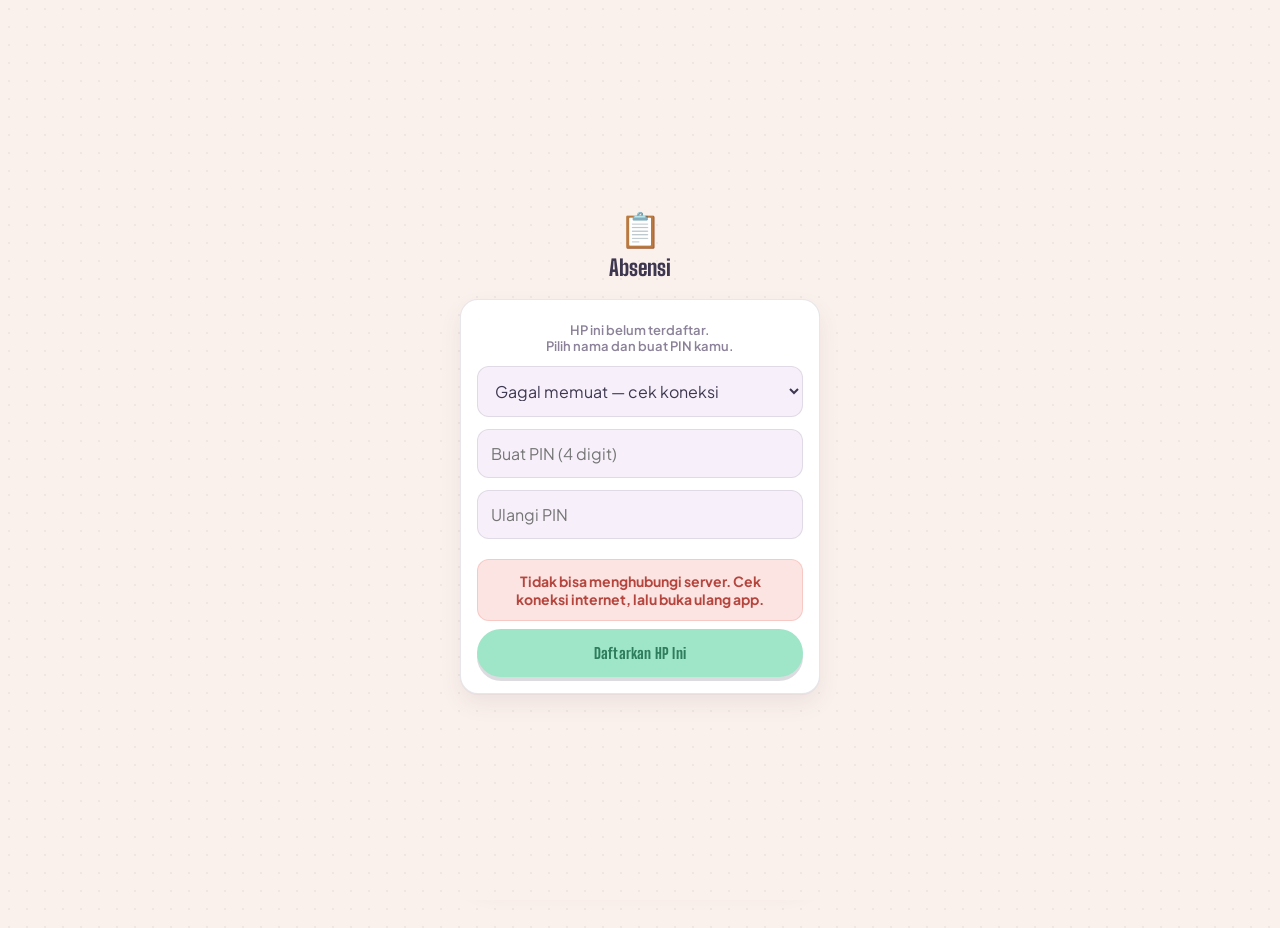
<file: kontrol.html>
<!DOCTYPE html>
<html lang="id">
<head>
<meta charset="UTF-8">
<meta name="viewport" content="width=device-width, initial-scale=1">
<title>Dashboard Konten</title>
<!-- Kontrol Upload sudah pindah jadi tab "Dashboard" di app Absensi (dashboard.js).
     Halaman ini cuma nerusin link lama. -->
<meta http-equiv="refresh" content="0; url=./index.html#dashboard">
</head>
<body style="font-family:sans-serif;padding:24px">
<p>Dashboard Konten sekarang ada di app Absensi. <a href="./index.html#dashboard">Buka di sini</a>.</p>
</body>
</html>
</file>
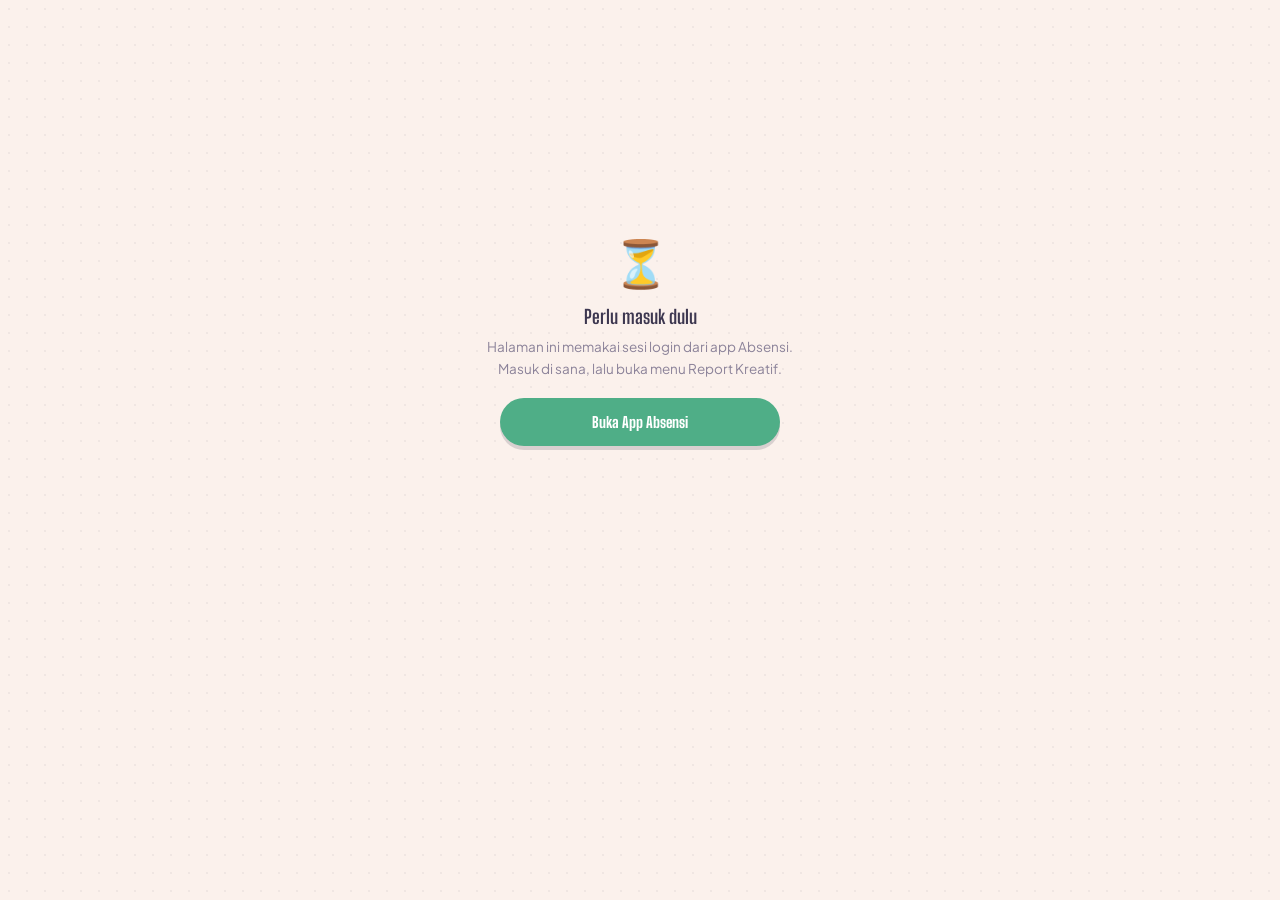
<file: kreatif.html>
<!DOCTYPE html>
<html lang="id">
<head>
<meta charset="UTF-8">
<meta name="viewport" content="width=device-width, initial-scale=1.0">
<title>Daily Report Creative</title>
<link rel="manifest" href="manifest.json">
<meta name="theme-color" content="#4FAE87">
<link rel="apple-touch-icon" href="icon-192.png">
<meta name="apple-mobile-web-app-capable" content="yes">
<link rel="preconnect" href="https://fonts.googleapis.com">
<link rel="preconnect" href="https://fonts.gstatic.com" crossorigin>
<link href="https://fonts.googleapis.com/css2?family=Big+Shoulders+Display:wght@600;700;800&family=Space+Mono:wght@400;700&family=Plus+Jakarta+Sans:wght@400;500;600;700;800&display=swap" rel="stylesheet">
<style>
  :root{
    --font-display: 'Big Shoulders Display', sans-serif;
    --font-body: 'Plus Jakarta Sans', -apple-system, 'Segoe UI', sans-serif;
    --font-mono: 'Space Mono', 'SF Mono', Consolas, monospace;
    --bg:#FBF1EC;
    --bg-dot: rgba(61,55,80,0.06);
    --card:#FFFFFF;
    --surface-2:#F7F0FA;
    --accent:#9FE6C8;
    --accent-dark:#4FAE87;
    --text:#3D3750;
    --muted:#8B8299;
    --border: rgba(61,55,80,0.12);
    --mint-ink:#E4FAF1;
    --mint-text:#2E7D5C;
    --danger-ink:#FCE4E2;
    --danger-text:#B5453D;
    --radius:18px;
    --radius-sm:12px;
    --shadow-card: 0 1px 0 rgba(61,55,80,0.04), 0 10px 22px rgba(61,55,80,0.08);
    --shadow-pop: 0 4px 0 rgba(61,55,80,0.18);
    --dash: 2px dashed rgba(61,55,80,0.25);
  }
  *{box-sizing:border-box; -webkit-tap-highlight-color: transparent;}
  body{
    margin:0;
    font-family: var(--font-body);
    background-color: var(--bg);
    background-image: radial-gradient(var(--bg-dot) 1.2px, transparent 1.2px);
    background-size: 18px 18px;
    color:var(--text);
    min-height:100vh;
    display:flex;
    justify-content:center;
    padding:24px 16px 60px;
  }
  .wrap{width:100%;max-width:480px;}

  .topbar{display:flex;align-items:center;gap:10px;margin-bottom:16px;padding-bottom:16px;border-bottom:var(--dash);}
  .back{
    width:40px;height:40px;flex-shrink:0;border-radius:50%;
    background:var(--card);border:1.5px solid var(--border);color:var(--text);
    display:flex;align-items:center;justify-content:center;
    font-size:16px;cursor:pointer;text-decoration:none;
    box-shadow: var(--shadow-card);
  }
  h1{font-family: var(--font-display); font-size:21px;margin:0 0 4px;letter-spacing:0.2px;font-weight:700;}
  .sub{color:var(--muted);font-size:12.5px;font-weight:600;}

  .who{
    display:inline-flex;align-items:center;gap:6px;
    background:var(--mint-ink);color:var(--mint-text);
    border:none;
    padding:6px 12px;border-radius:999px;
    font-size:11.5px;font-weight:700;letter-spacing:0.3px;text-transform:uppercase;
    margin-bottom:16px;font-family: var(--font-mono);
  }

  .card{
    background:var(--card);
    border:1px solid var(--border);
    border-radius:var(--radius);
    padding:18px;
    margin-bottom:16px;
    box-shadow: var(--shadow-card);
  }
  label{font-size:13px;color:var(--muted);font-weight:700;display:block;margin-bottom:6px;}
  input[type=date]{
    width:100%;
    padding:11px 12px;
    border-radius:var(--radius-sm);
    border:1.5px solid var(--border);
    background:var(--surface-2);
    color:var(--text);
    font-size:15px;
    font-family: var(--font-body);
  }
  .status{font-size:12.5px;color:var(--muted);margin-top:10px;min-height:16px;font-weight:600;}
  .status.error{color:var(--danger-text);}
  pre.preview{
    white-space:pre-wrap;
    word-wrap:break-word;
    font-family:'SF Mono',Consolas,Menlo,monospace;
    font-size:13.5px;
    line-height:1.6;
    background:var(--surface-2);
    border:1.5px solid var(--border);
    border-radius:var(--radius-sm);
    padding:14px;
    margin:0;
    min-height:60px;
    color:var(--text);
  }
  button{
    width:100%;
    padding:15px;
    border:none;
    border-radius:999px;
    font-size:15px;
    font-weight:800;
    cursor:pointer;
    margin-top:8px;
    font-family: var(--font-display);
    letter-spacing:0.2px;
  }
  .btn-share{background:var(--accent-dark);color:#fff; box-shadow: var(--shadow-pop);}
  .btn-share:active{transform: translateY(2px); box-shadow: 0 2px 0 rgba(0,0,0,0.12);}
  .btn-share:disabled{opacity:0.4;cursor:not-allowed;}
  .btn-copy{
    background:var(--surface-2);color:var(--text);
    border:1.5px solid var(--border);margin-top:8px;
  }

  /* Layar penjaga akses */
  .screen{display:none;}
  .screen.active{display:block;}
  .gate{
    min-height:70vh;display:flex;flex-direction:column;
    align-items:center;justify-content:center;text-align:center;
  }
  .gate .emoji{font-size:46px;margin-bottom:14px;}
  .gate h2{font-family: var(--font-display); font-size:19px;margin:0 0 8px;font-weight:700;}
  .gate p{color:var(--muted);font-size:13.5px;line-height:1.6;margin:0 0 18px;max-width:320px;}
  .gate a.cta{
    display:block;width:100%;max-width:280px;padding:15px;
    background:var(--accent-dark);color:#fff;border-radius:999px;
    text-decoration:none;font-weight:800;font-size:15px;
    font-family: var(--font-display);
    box-shadow: var(--shadow-pop);
  }
  .spinner{
    width:34px;height:34px;border:3.5px solid var(--border);
    border-top-color:var(--accent-dark);border-radius:50%;
    animation:spin .8s linear infinite;
  }
  @keyframes spin{to{transform:rotate(360deg);}}
  @media (prefers-reduced-motion: reduce){ .spinner{animation-duration:2.4s;} }
</style>
</head>
<body>
<div class="wrap">

  <!-- 1. Memeriksa akses -->
  <div class="screen active" id="screenLoading">
    <div class="gate">
      <div class="spinner"></div>
      <p style="margin-top:16px">Memeriksa akses…</p>
    </div>
  </div>

  <!-- 2. Belum login / sesi habis -->
  <div class="screen" id="screenSesi">
    <div class="gate">
      <div class="emoji">⏳</div>
      <h2>Perlu masuk dulu</h2>
      <p>Halaman ini memakai sesi login dari app Absensi. Masuk di sana, lalu buka menu Report Kreatif.</p>
      <a class="cta" id="linkMasuk" href="#">Buka App Absensi</a>
    </div>
  </div>

  <!-- 3. Role tidak berhak -->
  <div class="screen" id="screenTolak">
    <div class="gate">
      <div class="emoji">🔒</div>
      <h2>Halaman ini bukan untuk role kamu</h2>
      <p id="tolakPesan">Report Kreatif cuma bisa dibuka oleh tim Kreatif.</p>
      <a class="cta" id="linkKembali" href="#">Kembali ke App</a>
    </div>
  </div>

  <!-- 4. Halaman utama -->
  <div class="screen" id="screenUtama">
    <div class="topbar">
      <a class="back" id="linkBack" href="#">←</a>
      <div>
        <h1>📊 Daily Report Creative</h1>
        <div class="sub">Shoe Police — Insight Platform</div>
      </div>
    </div>

    <div class="who" id="whoBox">—</div>

    <div class="card">
      <label for="datePicker">Pilih tanggal</label>
      <input type="date" id="datePicker">
      <div class="status" id="status">Memuat data…</div>
    </div>

    <div class="card">
      <label>Preview report</label>
      <pre class="preview" id="preview">—</pre>
      <button class="btn-share" id="shareBtn" disabled>Share ke WhatsApp</button>
      <button class="btn-copy" id="copyBtn" disabled>Copy teks</button>
    </div>
  </div>

</div>

<script>
// =====================================================================
// URL Web App Apps Script REPORT KREATIF (spreadsheet kreatif, standalone
// project — beda dari URL app Absensi).
const APPS_SCRIPT_URL = 'https://script.google.com/macros/s/AKfycbx2FBnb68lCgmCe4iW2td12aQ_zvG0rqORuaFe8evdJFHQyKiH4QwZdxCa9cOjormAJ/exec';

// Sekarang satu folder sama index.html, jadi cukup path relatif.
const URL_APP_ABSENSI = './index.html';
// =====================================================================

const HARI = ['Minggu','Senin','Selasa','Rabu','Kamis','Jumat','Sabtu'];
const BULAN = ['Januari','Februari','Maret','April','Mei','Juni','Juli','Agustus','September','Oktober','November','Desember'];

const datePicker = document.getElementById('datePicker');
const statusEl = document.getElementById('status');
const previewEl = document.getElementById('preview');
const shareBtn = document.getElementById('shareBtn');
const copyBtn = document.getElementById('copyBtn');

let currentText = '';

// ===== SESI =====
// Token disimpan app Absensi di localStorage. Sekarang halaman ini satu
// folder (dan satu cakupan PWA) sama app Absensi, jadi tokennya kebaca
// langsung tanpa perlu keluar app.
function getToken() { return localStorage.getItem('absensi_token') || ''; }

function tampilkanLayar(id) {
  document.querySelectorAll('.screen').forEach(s => s.classList.remove('active'));
  document.getElementById(id).classList.add('active');
}

function pasangLinkBalik() {
  ['linkMasuk','linkKembali','linkBack'].forEach(id => {
    const el = document.getElementById(id);
    if (el) el.href = URL_APP_ABSENSI;
  });
}

// ===== FORMAT =====
function todayISO() {
  const d = new Date();
  const tzOffset = d.getTimezoneOffset() * 60000;
  return new Date(d - tzOffset).toISOString().slice(0, 10);
}

function formatTanggalIndo(iso) {
  const [y, m, d] = iso.split('-').map(Number);
  const dateObj = new Date(y, m - 1, d);
  return `${HARI[dateObj.getDay()]}, ${d} ${BULAN[m - 1]} ${y}`;
}

function toArrow(trendRaw) {
  if (trendRaw === null || trendRaw === undefined) return '';
  const t = String(trendRaw).trim().toLowerCase();
  if (t.includes('⬆') || t === 'naik' || t === 'up') return '⬆️';
  if (t.includes('⬇') || t === 'turun' || t === 'down') return '⬇️';
  return String(trendRaw);
}

function fmtNum(n) {
  const num = Number(n);
  if (isNaN(num)) return String(n ?? '-');
  return num.toLocaleString('en-US');
}

function kontenLine(konten, key) {
  if (!konten || konten.error || !konten[key]) return null;
  return konten[key];
}

function buildReportText(data) {
  const tgl = formatTanggalIndo(data.date);
  const konten = data.konten;

  let kontenBlock = '';
  const order = [
    { key: 'videoPendek', label: 'Video Pendek' },
    { key: 'videoPanjang', label: 'Video Panjang' },
    { key: 'carousel', label: 'Carousel' }
  ];
  order.forEach(item => {
    const c = kontenLine(konten, item.key);
    if (!c) return;
    kontenBlock += `*${item.label}*\n* Target = ${c.target} Konten/bulan\n* Progres = ${c.progres}\n`;
  });

  return `*DAILY REPORT CREATIVE*
${tgl}
-—
${kontenBlock}*Insight Intagram*
- Views = ${fmtNum(data.ig.views)} ${toArrow(data.ig.viewsTrend)}
- Engage = ${fmtNum(data.ig.engage)} ${toArrow(data.ig.engageTrend)}
*Insight Tiktok*
- Views = ${fmtNum(data.tt.views)} ${toArrow(data.tt.viewsTrend)}
- Engage = ${fmtNum(data.tt.engage)} ${toArrow(data.tt.engageTrend)}
- \u2060Revenue = Rp ${fmtNum(data.tt.revenue)} ${toArrow(data.tt.revenueTrend)}
*Insight Youtube*
- Views = ${fmtNum(data.yt.views)} ${toArrow(data.yt.viewsTrend)}
- \u2060Revenue = Rp ${fmtNum(data.yt.revenue)} ${toArrow(data.yt.revenueTrend)}`;
}

// ===== AMBIL DATA =====
async function loadReport(dateISO) {
  statusEl.textContent = 'Memuat data…';
  statusEl.classList.remove('error');
  shareBtn.disabled = true;
  copyBtn.disabled = true;

  try {
    const url = `${APPS_SCRIPT_URL}?action=report&date=${dateISO}&token=${encodeURIComponent(getToken())}`;
    const res = await fetch(url);
    const data = await res.json();

    // Sesi habis di tengah pemakaian -> balik ke layar masuk
    if (data.code === 'UNAUTHORIZED') { tampilkanLayar('screenSesi'); return; }
    if (data.code === 'FORBIDDEN')    { tampilkanLayar('screenTolak'); return; }

    if (data.error === 'not_found') {
      statusEl.textContent = 'Tidak ada data untuk tanggal ini.';
      statusEl.classList.add('error');
      previewEl.textContent = '—';
      return;
    }
    if (data.error) {
      statusEl.textContent = 'Data belum ada di sheet.';
      statusEl.classList.add('error');
      previewEl.textContent = '—';
      return;
    }

    currentText = buildReportText(data);
    previewEl.textContent = currentText;
    statusEl.textContent = 'Data ditemukan ✓';
    shareBtn.disabled = false;
    copyBtn.disabled = false;
  } catch (err) {
    statusEl.textContent = 'Gagal ambil data. Cek koneksi internet.';
    statusEl.classList.add('error');
    console.error(err);
  }
}

// ===== PENJAGA AKSES =====
// Yang menentukan boleh atau tidak adalah SERVER, bukan halaman ini.
// Permintaan pertama sekaligus dipakai buat memeriksa hak akses.
async function periksaAkses() {
  pasangLinkBalik();

  if (!getToken()) { tampilkanLayar('screenSesi'); return; }

  const tanggal = todayISO();
  try {
    const url = `${APPS_SCRIPT_URL}?action=report&date=${tanggal}&token=${encodeURIComponent(getToken())}`;
    const res = await fetch(url);
    const data = await res.json();

    if (data.code === 'UNAUTHORIZED') { tampilkanLayar('screenSesi'); return; }
    if (data.code === 'FORBIDDEN') {
      document.getElementById('tolakPesan').textContent =
        data.message || 'Report Kreatif cuma bisa dibuka oleh tim Kreatif.';
      tampilkanLayar('screenTolak');
      return;
    }

    // Lolos. Tampilkan halaman, lalu render data yang sudah terlanjur diambil.
    const namaUser = localStorage.getItem('absensi_nama') || '';
    const roleUser = localStorage.getItem('absensi_role') || '';
    document.getElementById('whoBox').textContent =
      namaUser ? namaUser + (roleUser ? ' • ' + roleUser : '') : 'Terhubung';

    datePicker.value = tanggal;
    tampilkanLayar('screenUtama');

    if (data.error === 'not_found' || data.error) {
      statusEl.textContent = data.error === 'not_found'
        ? 'Tidak ada data untuk tanggal ini.'
        : 'Data belum ada di sheet.';
      statusEl.classList.add('error');
      previewEl.textContent = '—';
      return;
    }

    currentText = buildReportText(data);
    previewEl.textContent = currentText;
    statusEl.textContent = 'Data ditemukan ✓';
    shareBtn.disabled = false;
    copyBtn.disabled = false;

  } catch (err) {
    console.error(err);
    document.getElementById('tolakPesan').textContent =
      'Tidak bisa menghubungi server. Cek koneksi internet, lalu muat ulang halaman.';
    tampilkanLayar('screenTolak');
  }
}

// ===== AKSI =====
datePicker.addEventListener('change', () => loadReport(datePicker.value));

shareBtn.addEventListener('click', () => {
  if (!currentText) return;
  window.open(`https://wa.me/?text=${encodeURIComponent(currentText)}`, '_blank');
});

copyBtn.addEventListener('click', async () => {
  if (!currentText) return;
  try {
    await navigator.clipboard.writeText(currentText);
    copyBtn.textContent = 'Tersalin ✓';
    setTimeout(() => (copyBtn.textContent = 'Copy teks'), 1500);
  } catch (err) {
    console.error(err);
  }
});

periksaAkses();
</script>
</body>
</html>
</file>
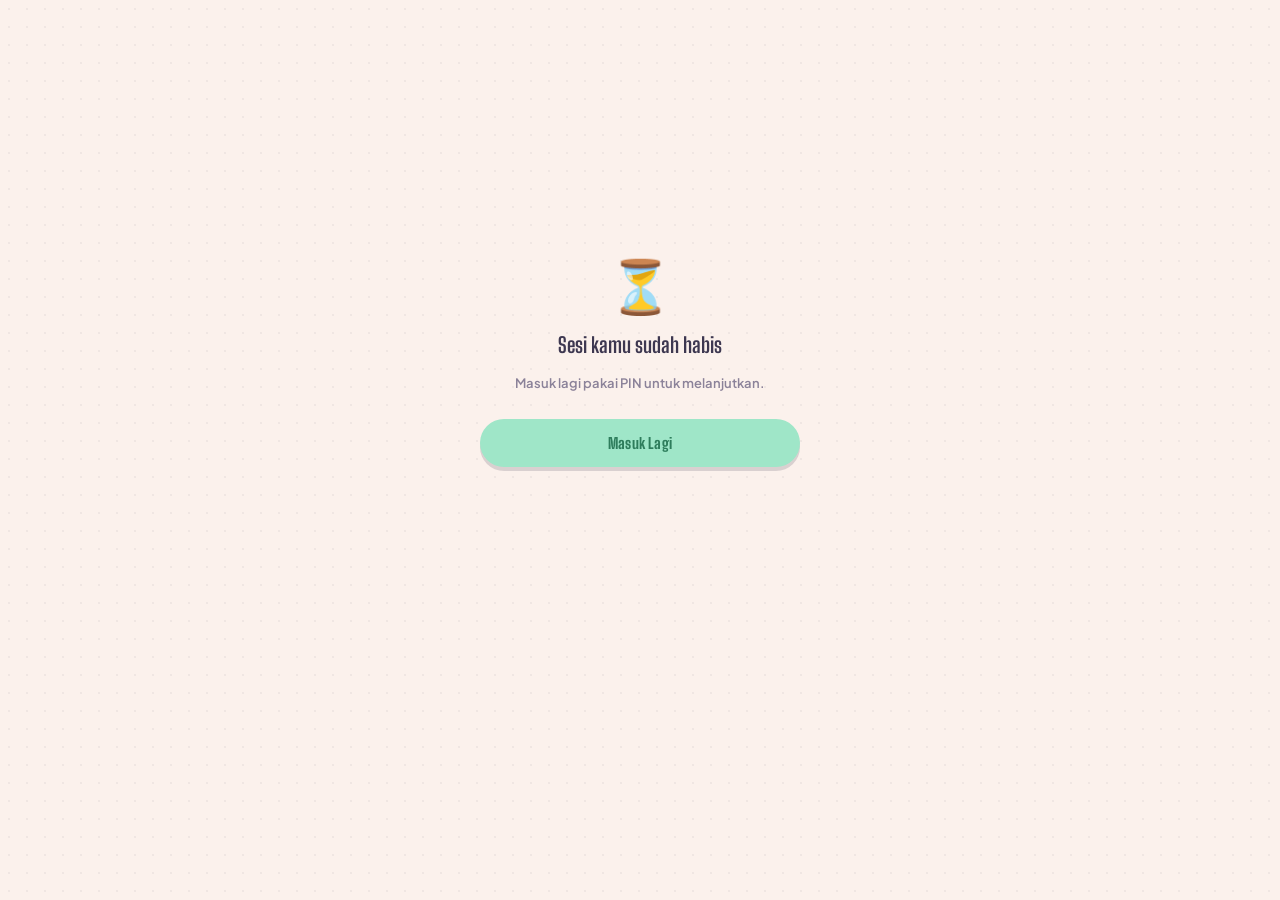
<file: produksi.html>
<!DOCTYPE html>
<html lang="id">
<head>
<meta charset="UTF-8">
<meta name="viewport" content="width=device-width, initial-scale=1.0, user-scalable=no">
<title>Report Produksi</title>
<link rel="manifest" href="manifest.json">
<meta name="theme-color" content="#4FAE87">
<link rel="apple-touch-icon" href="icon-192.png">
<meta name="apple-mobile-web-app-capable" content="yes">
<link rel="preconnect" href="https://fonts.googleapis.com">
<link rel="preconnect" href="https://fonts.gstatic.com" crossorigin>
<link href="https://fonts.googleapis.com/css2?family=Big+Shoulders+Display:wght@600;700;800&family=Space+Mono:wght@400;700&family=Plus+Jakarta+Sans:wght@400;500;600;700;800&display=swap" rel="stylesheet">
<style>
  :root {
    --font-display: 'Big Shoulders Display', sans-serif;
    --font-body: 'Plus Jakarta Sans', -apple-system, 'Segoe UI', sans-serif;
    --font-mono: 'Space Mono', 'SF Mono', Consolas, monospace;
    --bg: #FBF1EC;
    --bg-dot: rgba(61,55,80,0.06);
    --ink: #3D3750;
    --ink-soft: #8B8299;
    --ink-faint: #BDB6C7;
    --surface: #FFFFFF;
    --surface-2: #F7F0FA;
    --border: rgba(61,55,80,0.12);
    --mint: #9FE6C8;
    --mint-deep: #4FAE87;
    --mint-ink: #E4FAF1;
    --mint-text: #2E7D5C;
    --danger: #F0958E;
    --danger-ink: #FCE4E2;
    --danger-text: #B5453D;
    --radius: 18px;
    --radius-sm: 12px;
    --shadow-card: 0 1px 0 rgba(61,55,80,0.04), 0 10px 22px rgba(61,55,80,0.08);
    --shadow-pop: 0 4px 0 rgba(61,55,80,0.18);
    --dash: 2px dashed rgba(61,55,80,0.25);
  }
  * { box-sizing: border-box; margin: 0; padding: 0; -webkit-tap-highlight-color: transparent; }
  body {
    font-family: var(--font-body);
    background-color: var(--bg);
    background-image: radial-gradient(var(--bg-dot) 1.2px, transparent 1.2px);
    background-size: 18px 18px;
    color: var(--ink);
    min-height: 100vh;
    padding: 26px 16px 40px;
  }
  .card {
    background: var(--surface); border-radius: var(--radius); padding: 18px;
    border: 1px solid var(--border); box-shadow: var(--shadow-card); margin-bottom: 14px;
  }
  .btn {
    width: 100%; padding: 15px; border: none; border-radius: 999px;
    background: var(--mint); color: var(--mint-text); font-size: 15px; font-weight: 800;
    cursor: pointer; margin-top: 8px; font-family: var(--font-display);
    box-shadow: var(--shadow-pop); letter-spacing: 0.2px;
  }
  .btn:active { transform: translateY(2px); box-shadow: 0 2px 0 rgba(0,0,0,0.12); }
  .btn-secondary { background: var(--surface-2); color: var(--ink); border: 1.5px solid var(--border); box-shadow: none; }

  .top-bar { display: flex; align-items: center; gap: 12px; margin-bottom: 20px; padding-bottom: 16px; border-bottom: var(--dash); }
  .back-btn {
    width: 40px; height: 40px; border-radius: 50%; background: var(--surface);
    border: 1.5px solid var(--border); display: flex; align-items: center; justify-content: center;
    cursor: pointer; font-size: 17px; flex-shrink: 0; box-shadow: var(--shadow-card);
  }
  .top-title { font-family: var(--font-display); font-size: 22px; font-weight: 700; line-height: 1.15; }
  .top-sub { font-size: 12.5px; color: var(--ink-soft); font-weight: 600; margin-top: 2px; }

  .role-chip {
    display: inline-flex; align-items: center; gap: 6px; background: var(--mint-ink);
    color: var(--mint-text); padding: 6px 12px; border-radius: 999px;
    font-size: 11.5px; font-weight: 700; letter-spacing: 0.3px; text-transform: uppercase;
    font-family: var(--font-mono);
  }

  .status-box { padding: 13px 16px; border-radius: var(--radius-sm); font-weight: 700; text-align: center; font-size: 14px; }
  .status-fail { background: var(--danger-ink); color: var(--danger-text); border: 1px solid rgba(240,149,142,0.35); }
  .info-text { font-size: 13px; color: var(--ink-soft); text-align: center; margin: 8px 0; font-weight: 600; line-height: 1.55; }

  /* Layar tunggu & tolak */
  .screen { display: none; }
  .screen.active { display: block; }
  .center-screen { min-height: 74vh; display: flex; flex-direction: column; align-items: center; justify-content: center; text-align: center; }
  .big-emoji { font-size: 52px; margin-bottom: 14px; }
  .center-title { font-family: var(--font-display); font-size: 21px; font-weight: 700; margin-bottom: 8px; }
  .spinner {
    width: 34px; height: 34px; border: 3.5px solid var(--border);
    border-top-color: var(--mint-deep); border-radius: 50%; animation: spin 0.8s linear infinite;
  }
  @keyframes spin { to { transform: rotate(360deg); } }
  @media (prefers-reduced-motion: reduce) { .spinner { animation-duration: 2.4s; } }

  .placeholder-card {
    border: 2px dashed var(--border); background: var(--surface-2);
    border-radius: var(--radius); padding: 30px 20px; text-align: center;
  }
  .placeholder-emoji { font-size: 38px; margin-bottom: 10px; }
  .placeholder-title { font-family: var(--font-display); font-size: 17px; font-weight: 700; margin-bottom: 6px; }

  /* Komponen report */
  label { font-size: 13px; color: var(--ink-soft); font-weight: 700; display: block; margin-bottom: 6px; }
  input[type=date] {
    width: 100%; padding: 11px 12px; border-radius: var(--radius-sm);
    border: 1.5px solid var(--border); background: var(--surface-2);
    color: var(--ink); font-size: 15px; font-family: var(--font-body);
  }
  .status-note { font-size: 12.5px; color: var(--ink-soft); font-weight: 600; margin-top: 10px; min-height: 16px; }
  .status-note.error { color: var(--danger-text); }
  pre.preview {
    white-space: pre-wrap; word-wrap: break-word;
    font-family: 'SF Mono', Consolas, Menlo, monospace;
    font-size: 13.5px; line-height: 1.6;
    background: var(--surface-2); border: 1.5px solid var(--border);
    border-radius: var(--radius-sm); padding: 14px; margin: 0; min-height: 60px;
    color: var(--ink);
  }
  .btn:disabled { opacity: 0.4; cursor: not-allowed; }
  .btn:disabled:active { transform: none; box-shadow: var(--shadow-pop); }
</style>
</head>
<body>

<!-- ===== 1. MEMERIKSA AKSES ===== -->
<div class="screen active" id="screenLoading">
  <div class="center-screen">
    <div class="spinner"></div>
    <p class="info-text" style="margin-top:16px">Memeriksa akses…</p>
  </div>
</div>

<!-- ===== 2. AKSES DITOLAK ===== -->
<div class="screen" id="screenTolak">
  <div class="center-screen">
    <div class="big-emoji">🔒</div>
    <div class="center-title">Halaman ini bukan untuk role kamu</div>
    <p class="info-text" id="tolakPesan">Menu Report Produksi cuma bisa dibuka oleh tim Produksi.</p>
    <div style="width:100%; max-width:320px; margin-top:10px">
      <button class="btn" onclick="kembaliKeApp()">Kembali ke Beranda</button>
    </div>
  </div>
</div>

<!-- ===== 3. SESI HABIS ===== -->
<div class="screen" id="screenSesi">
  <div class="center-screen">
    <div class="big-emoji">⏳</div>
    <div class="center-title">Sesi kamu sudah habis</div>
    <p class="info-text">Masuk lagi pakai PIN untuk melanjutkan.</p>
    <div style="width:100%; max-width:320px; margin-top:10px">
      <button class="btn" onclick="kembaliKeApp()">Masuk Lagi</button>
    </div>
  </div>
</div>

<!-- ===== 4. HALAMAN UTAMA ===== -->
<div class="screen" id="screenUtama">
  <div class="top-bar">
    <div class="back-btn" onclick="kembaliKeApp()">←</div>
    <div>
      <div class="top-title">Report Produksi</div>
      <div class="top-sub" id="sapaan">—</div>
    </div>
  </div>

  <div class="card" style="display:flex; align-items:center; gap:10px">
    <span class="role-chip" id="roleChip">🏭 Produksi</span>
    <span style="font-size:12.5px; color:var(--ink-soft); font-weight:600" id="catatanHr"></span>
  </div>

  <div class="card">
    <label for="datePicker">Pilih tanggal</label>
    <input type="date" id="datePicker">
    <div class="status-note" id="status">Memuat data…</div>
  </div>

  <div class="card">
    <label>Preview report</label>
    <pre class="preview" id="preview">—</pre>
    <button class="btn" id="shareBtn" disabled>Share ke WhatsApp</button>
    <button class="btn btn-secondary" id="copyBtn" disabled>Copy teks</button>
  </div>
</div>

<script>
// =====================================================================
// URL Apps Script Absensi — dipakai buat penjaga akses (getProfil).
// GANTI kalau URL Apps Script Absensi berubah.
const SCRIPT_URL = 'https://script.google.com/macros/s/AKfycbxDjfUyqGAaSfJxBHZ2ULgXyttVSgTJFBt9D8KF6m-wvbcNEzEbol9DbtzzPoxMXP79/exec';

// Backend baru (Vercel) — getProfil sudah dipindah ke sini (TAHAP 2 migrasi,
// sudah diverifikasi paralel identik dengan Apps Script). Lihat app.js buat
// keterangan lengkap.
const VERCEL_BACKEND_URL = 'https://absensi-backend-ruby.vercel.app/api';

// URL Apps Script Dashboard Kulturama (Code_Kreatif.gs) — dipakai buat
// ambil data report. Ini project yang SAMA dipakai REPORT-KREATIF-index.html.
// Kalau sudah punya nilainya di sana, salin persis ke sini.
const APPS_SCRIPT_URL_DASHBOARD = 'https://script.google.com/macros/s/AKfycbx2FBnb68lCgmCe4iW2td12aQ_zvG0rqORuaFe8evdJFHQyKiH4QwZdxCa9cOjormAJ/exec';

// Role yang berhak membuka halaman ini. HR selalu boleh (superuser).
const ROLE_HALAMAN = 'produksi';
const NAMA_ROLE = 'Produksi';
// =====================================================================

const BULAN = ['JANUARI','FEBRUARI','MARET','APRIL','MEI','JUNI','JULI','AGUSTUS','SEPTEMBER','OKTOBER','NOVEMBER','DESEMBER'];

const datePicker = document.getElementById('datePicker');
const statusEl = document.getElementById('status');
const previewEl = document.getElementById('preview');
const shareBtn = document.getElementById('shareBtn');
const copyBtn = document.getElementById('copyBtn');

let currentText = '';

function todayISO() {
  const d = new Date();
  const tzOffset = d.getTimezoneOffset() * 60000;
  return new Date(d - tzOffset).toISOString().slice(0, 10);
}

function formatTanggalLabel(iso) {
  const [y, m, d] = iso.split('-').map(Number);
  return `${d} ${BULAN[m - 1]} ${y}`;
}

function fmtNum(n) {
  const num = Number(n);
  if (isNaN(num)) return String(n ?? '-');
  return num.toLocaleString('en-US');
}

// Affiliate sengaja TIDAK ditampilkan di teks WhatsApp (cuma disimpan di data).
function buildReportText(data) {
  const tgl = formatTanggalLabel(data.date);
  const k = data.konten || {};
  let body = '';

  if (k.videoPanjang) {
    body += `*Vid. Panjang SP*\n* Target = ${fmtNum(k.videoPanjang.target)} Vid/bulan\n* Progres = ${k.videoPanjang.progres}\n`;
  }
  if (k.videoPendek) {
    body += `*Vid. Pendek SP*\n* Target = ${fmtNum(k.videoPendek.target)} Vid/bulan\n* Progres = ${k.videoPendek.progres}\n`;
  }
  if (k.carousel) {
    body += `*Carousel SP*\n* Target = ${fmtNum(k.carousel.target)}/bulan\n* Progres = ${k.carousel.progres}\n`;
  }

  return `*REPORT PRODUKSI - ${tgl}*\n—\n${body}`.trim();
}

async function loadReport(dateISO) {
  statusEl.textContent = 'Memuat data…';
  statusEl.classList.remove('error');
  shareBtn.disabled = true;
  copyBtn.disabled = true;

  if (!APPS_SCRIPT_URL_DASHBOARD || APPS_SCRIPT_URL_DASHBOARD.includes('GANTI_DENGAN')) {
    statusEl.textContent = 'Belum di-setup: isi APPS_SCRIPT_URL_DASHBOARD di kode dulu.';
    statusEl.classList.add('error');
    return;
  }

  try {
    const url = `${APPS_SCRIPT_URL_DASHBOARD}?action=reportProduksi&date=${dateISO}&token=${encodeURIComponent(getToken())}`;
    const res = await fetch(url);
    const data = await res.json();

    // Sesi habis di tengah pemakaian (token kadaluarsa pas lagi buka halaman ini)
    if (data.code === 'UNAUTHORIZED' || data.code === 'FORBIDDEN') {
      statusEl.textContent = 'Sesi berubah. Muat ulang halaman ini.';
      statusEl.classList.add('error');
      previewEl.textContent = '—';
      return;
    }

    if (data.error === 'month_not_found') {
      statusEl.textContent = 'Belum ada data untuk bulan ini di sheet REPORT PRODUKSI.';
      statusEl.classList.add('error');
      previewEl.textContent = '—';
      return;
    }
    if (data.error) {
      statusEl.textContent = 'Data belum ada di sheet.';
      statusEl.classList.add('error');
      previewEl.textContent = '—';
      return;
    }

    currentText = buildReportText(data);
    previewEl.textContent = currentText;
    statusEl.textContent = 'Data ditemukan ✓';
    shareBtn.disabled = false;
    copyBtn.disabled = false;
  } catch (err) {
    statusEl.textContent = 'Gagal ambil data. Cek koneksi internet.';
    statusEl.classList.add('error');
    console.error(err);
  }
}

datePicker.addEventListener('change', () => loadReport(datePicker.value));

shareBtn.addEventListener('click', () => {
  if (!currentText) return;
  window.open(`https://wa.me/?text=${encodeURIComponent(currentText)}`, '_blank');
});

copyBtn.addEventListener('click', async () => {
  if (!currentText) return;
  try {
    await navigator.clipboard.writeText(currentText);
    copyBtn.textContent = 'Tersalin ✓';
    setTimeout(() => (copyBtn.textContent = 'Copy teks'), 1500);
  } catch (err) {
    console.error(err);
  }
});

function tampilkanLayar(id) {
  document.querySelectorAll('.screen').forEach(s => s.classList.remove('active'));
  document.getElementById(id).classList.add('active');
}

function kembaliKeApp() { window.location.href = 'index.html'; }

function getToken() { return localStorage.getItem('absensi_token') || ''; }

// PENJAGA AKSES.
// Role TIDAK diambil dari localStorage, tapi ditanyakan ulang ke server pakai
// token. Alasannya: isi localStorage gampang diedit sendiri lewat DevTools,
// sedangkan token ditandatangani server dan gak bisa dipalsukan.
// Ini tetap bukan pengaman utama — pengaman sebenarnya ada di endpoint data
// (setiap permintaan report dicek ulang role-nya di server).
async function periksaAkses() {
  const token = getToken();
  if (!token) { tampilkanLayar('screenSesi'); return; }

  try {
    const res = await fetch(VERCEL_BACKEND_URL + '/getProfil?token=' + encodeURIComponent(token));
    const data = await res.json();

    if (data.code === 'UNAUTHORIZED' || data.result !== 'success') {
      tampilkanLayar('screenSesi');
      return;
    }

    const role = (data.role || '').toLowerCase();
    // HR & admin = superuser (admin dipakai buat pihak eksternal
    // yang butuh akses penuh tapi bukan karyawan).
    const boleh = (role === ROLE_HALAMAN) || (role === 'hr') || (role === 'admin');

    if (!boleh) {
      document.getElementById('tolakPesan').textContent =
        'Menu Report ' + NAMA_ROLE + ' cuma bisa dibuka oleh tim ' + NAMA_ROLE + '. Role kamu: ' + (role || 'belum diatur') + '.';
      tampilkanLayar('screenTolak');
      return;
    }

    document.getElementById('sapaan').textContent = 'Halo, ' + data.nama;
    if (role === 'hr' || role === 'admin') {
      document.getElementById('catatanHr').textContent = 'Dibuka sebagai ' + role.toUpperCase();
    }
    tampilkanLayar('screenUtama');

    const tgl = todayISO();
    datePicker.value = tgl;
    loadReport(tgl);

  } catch (err) {
    document.getElementById('tolakPesan').textContent =
      'Tidak bisa menghubungi server. Cek koneksi internet, lalu coba lagi.';
    tampilkanLayar('screenTolak');
  }
}

window.addEventListener('DOMContentLoaded', periksaAkses);
</script>
</body>
</html>
</file>
